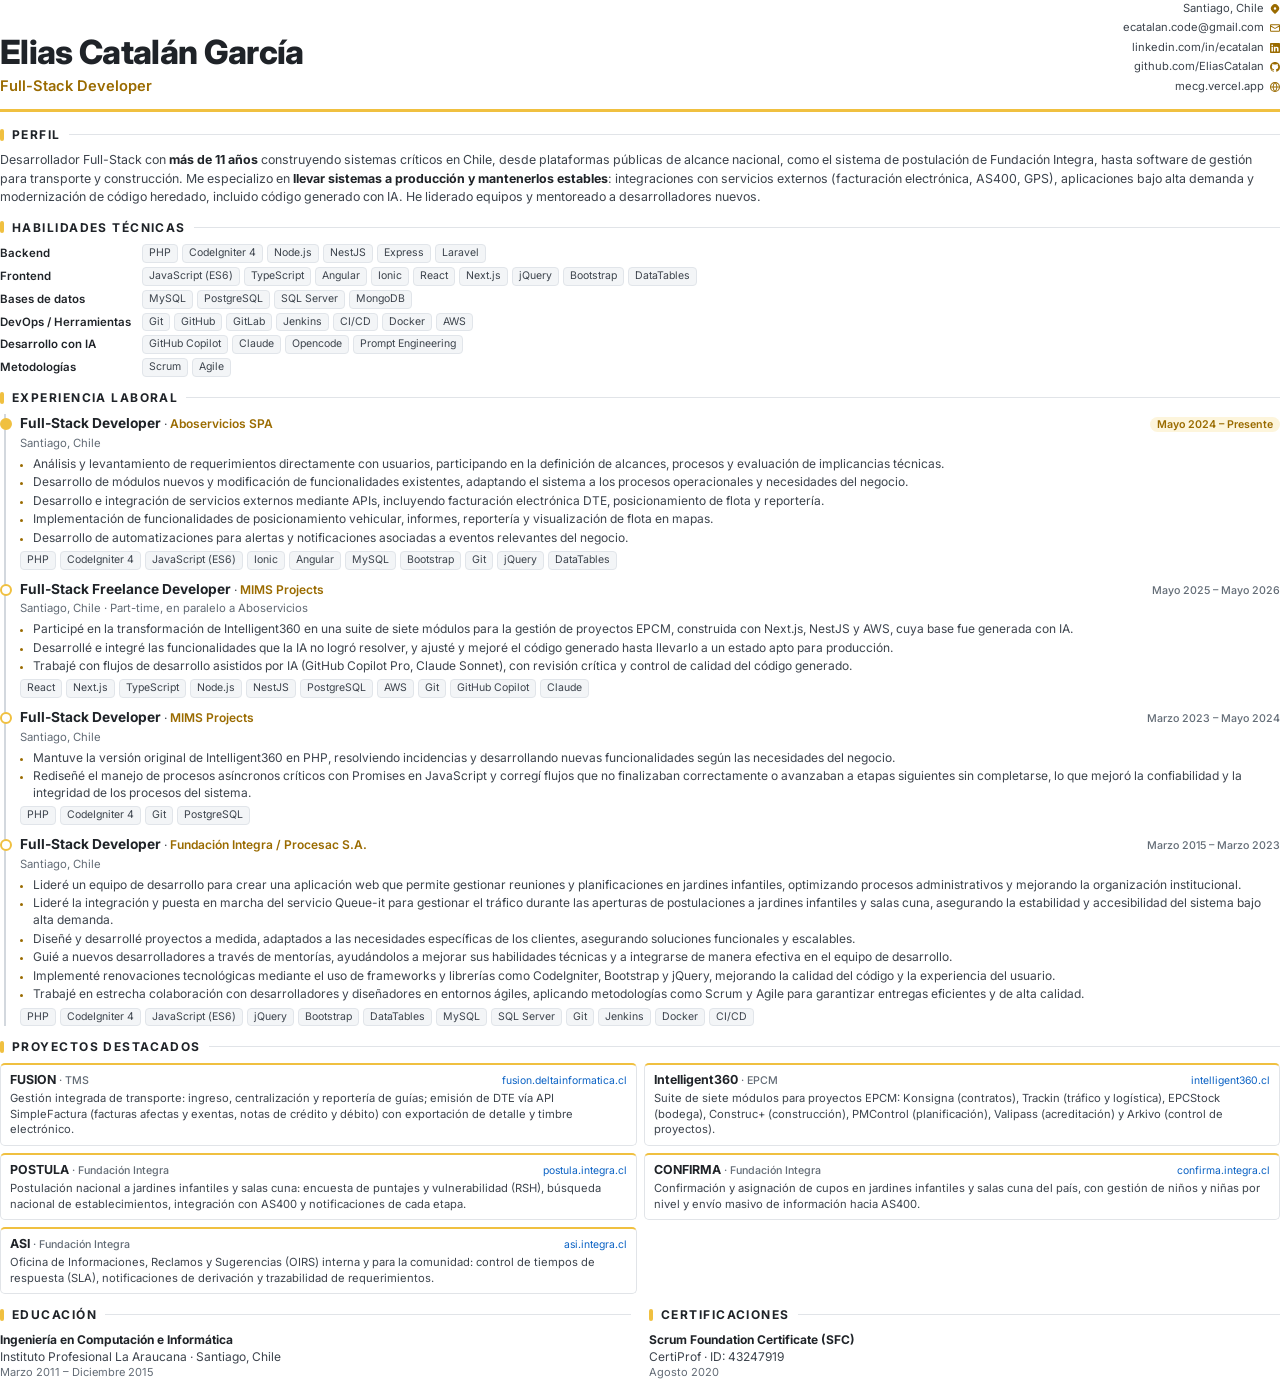
<file: tools/cv.html>
<!DOCTYPE html>
<!--
  Plantilla del CV en PDF (A4). El contenido se mantiene a mano en sincronía con index.html.
  Para regenerar cv/Elias-Catalan-Garcia-CV.pdf desde la raíz del proyecto (PowerShell):
    & "${env:ProgramFiles(x86)}\Microsoft\Edge\Application\msedge.exe" --headless=new --disable-gpu `
      --user-data-dir="$env:TEMP\cv-edge-profile" --no-pdf-header-footer --virtual-time-budget=8000 `
      --print-to-pdf="$PWD\cv\Elias-Catalan-Garcia-CV.pdf" "$PWD\tools\cv.html"
-->
<html lang="es">
<head>
<meta charset="UTF-8">
<title>Elias Catalán García - CV</title>
<link href="https://fonts.googleapis.com/css2?family=Inter:wght@400;500;600;700;800&display=block" rel="stylesheet">
<style>
    @page { size: A4; margin: 12mm 14mm 11mm; }

    :root {
        --ink: #1f2328;
        --ink-soft: #3d444d;
        --muted: #636c76;
        --accent: #9a6b00;
        --accent-strong: #f0c040;
        --accent-tint: #fdf5dc;
        --rule: #e1e4e8;
        --chip-bg: #f3f5f7;
        --chip-border: #e1e5ea;
        --link: #0b62c4;
    }

    * { margin: 0; padding: 0; box-sizing: border-box; }

    body {
        font-family: 'Inter', 'Segoe UI', Arial, sans-serif;
        font-size: 9pt;
        line-height: 1.42;
        color: var(--ink-soft);
        -webkit-print-color-adjust: exact;
        print-color-adjust: exact;
    }

    a { color: var(--link); text-decoration: none; }
    strong { color: var(--ink); }

    /* ---------- Encabezado ---------- */
    header {
        display: flex;
        justify-content: space-between;
        align-items: flex-end;
        gap: 24px;
        padding-bottom: 12px;
        margin-bottom: 14px;
        border-bottom: 3px solid var(--accent-strong);
    }
    h1 {
        font-size: 25pt;
        font-weight: 800;
        letter-spacing: -0.02em;
        line-height: 1.05;
        color: var(--ink);
    }
    .role {
        display: inline-block;
        margin-top: 6px;
        font-size: 11pt;
        font-weight: 600;
        color: var(--accent);
    }
    .contact { list-style: none; font-size: 8.4pt; text-align: right; }
    .contact li { display: flex; align-items: center; justify-content: flex-end; gap: 6px; line-height: 1.6; }
    .contact svg { width: 10px; height: 10px; fill: var(--accent); flex-shrink: 0; }
    .contact a, .contact span { color: var(--ink-soft); }

    /* ---------- Secciones ---------- */
    section { margin-bottom: 12px; }
    h2 {
        display: flex;
        align-items: center;
        gap: 8px;
        font-size: 9pt;
        font-weight: 700;
        text-transform: uppercase;
        letter-spacing: 0.12em;
        color: var(--ink);
        margin-bottom: 8px;
        break-after: avoid;
    }
    h2::before {
        content: "";
        width: 4px;
        height: 12px;
        border-radius: 2px;
        background: var(--accent-strong);
    }
    h2::after {
        content: "";
        flex: 1;
        height: 1px;
        background: var(--rule);
    }

    .summary { font-size: 9.3pt; line-height: 1.5; color: var(--ink-soft); }

    /* ---------- Chips (texto real, legible por ATS) ---------- */
    .chips { display: flex; flex-wrap: wrap; gap: 3px 4px; }
    .chip {
        display: inline-block;
        padding: 0 6px;
        font-size: 7.9pt;
        line-height: 1.6;
        color: var(--ink-soft);
        background: var(--chip-bg);
        border: 1px solid var(--chip-border);
        border-radius: 4px;
        white-space: nowrap;
    }

    /* ---------- Habilidades ---------- */
    .skills { display: grid; grid-template-columns: 142px 1fr; row-gap: 4px; align-items: start; }
    .skills dt { font-weight: 600; color: var(--ink); font-size: 8.6pt; padding-top: 1px; }

    /* ---------- Experiencia (línea de tiempo) ---------- */
    .timeline { border-left: 2px solid #d3d8de; margin-left: 4px; padding-left: 14px; }
    .job { position: relative; margin-bottom: 10px; break-inside: avoid; }
    .job:last-child { margin-bottom: 0; }
    .job::before {
        content: "";
        position: absolute;
        left: -20px;
        top: 4px;
        width: 8px;
        height: 8px;
        border-radius: 50%;
        background: #fff;
        border: 2px solid var(--accent-strong);
    }
    .job.current::before { background: var(--accent-strong); }
    .job-head { display: flex; justify-content: space-between; align-items: baseline; gap: 12px; }
    .job-title { font-size: 10.3pt; font-weight: 700; color: var(--ink); }
    .job-company { font-weight: 600; color: var(--accent); }
    .job-meta { color: var(--muted); font-size: 8.5pt; margin: 1px 0 4px; }
    .date {
        flex-shrink: 0;
        font-size: 8pt;
        font-weight: 500;
        color: var(--muted);
        white-space: nowrap;
    }
    .job.current .date {
        color: var(--accent);
        background: var(--accent-tint);
        padding: 0 7px;
        border-radius: 10px;
        font-weight: 600;
    }
    ul { padding-left: 13px; }
    li { margin-bottom: 1.5px; }
    li::marker { color: var(--accent); font-size: 0.85em; }
    .job .chips { margin-top: 5px; }

    /* ---------- Proyectos ---------- */
    .projects { display: grid; grid-template-columns: 1fr 1fr; gap: 7px; }
    .project {
        border: 1px solid var(--rule);
        border-top: 2px solid var(--accent-strong);
        border-radius: 5px;
        padding: 6px 9px 7px;
        break-inside: avoid;
    }
    .project-head { display: flex; justify-content: space-between; align-items: baseline; gap: 8px; margin-bottom: 2px; }
    .project-name { font-weight: 700; color: var(--ink); font-size: 9.3pt; }
    .project-name small { font-weight: 500; color: var(--muted); font-size: 8pt; }
    .project a { font-size: 7.8pt; white-space: nowrap; }
    .project p { font-size: 8.4pt; line-height: 1.4; }

    /* ---------- Educación y certificaciones ---------- */
    .two-col { display: grid; grid-template-columns: 1fr 1fr; gap: 18px; break-inside: avoid; }
    .two-col section { margin-bottom: 0; }
    .edu-title { font-weight: 700; color: var(--ink); }
    .edu-inst { color: var(--ink-soft); }
    .edu-date { color: var(--muted); font-size: 8.3pt; }
</style>
</head>
<body>

<header>
    <div>
        <h1>Elias Catalán García</h1>
        <p class="role">Full-Stack Developer</p>
    </div>
    <ul class="contact">
        <li><span>Santiago, Chile</span>
            <svg viewBox="0 0 16 16" aria-hidden="true"><path d="m12.596 11.596-3.535 3.536a1.5 1.5 0 0 1-2.122 0l-3.535-3.536a6.5 6.5 0 1 1 9.192-9.193 6.5 6.5 0 0 1 0 9.193ZM8 9a2 2 0 1 0 0-4 2 2 0 0 0 0 4Z"/></svg></li>
        <li><a href="mailto:ecatalan.code@gmail.com">ecatalan.code@gmail.com</a>
            <svg viewBox="0 0 16 16" aria-hidden="true"><path d="M1.75 2h12.5c.966 0 1.75.784 1.75 1.75v8.5A1.75 1.75 0 0 1 14.25 14H1.75A1.75 1.75 0 0 1 0 12.25v-8.5C0 2.784.784 2 1.75 2ZM1.5 5.809v6.442c0 .138.112.25.25.25h12.5a.25.25 0 0 0 .25-.25V5.809L8.38 9.397a.75.75 0 0 1-.76 0Zm13-1.739v-.32a.25.25 0 0 0-.25-.25H1.75a.25.25 0 0 0-.25.25v.32L8 7.88Z"/></svg></li>
        <li><a href="https://www.linkedin.com/in/ecatalan">linkedin.com/in/ecatalan</a>
            <svg viewBox="0 0 24 24" aria-hidden="true"><path d="M20.447 20.452h-3.554v-5.569c0-1.328-.027-3.037-1.852-3.037-1.853 0-2.136 1.445-2.136 2.939v5.667H9.351V9h3.414v1.561h.046c.477-.739 1.637-1.85 3.37-1.85 3.601 0 4.267 2.37 4.267 4.892v4.892zM5.337 7.433a2.062 2.062 0 1 1 0-4.125 2.062 2.062 0 0 1 0 4.125zm1.782 13.019H3.555V9h3.564v11.452zM22.225 0H1.771C.792 0 0 .774 0 1.729v20.542C0 23.227.792 24 1.771 24h20.451C23.2 24 24 23.227 24 22.271V1.729C24 .774 23.2 0 22.222 0h.003z"/></svg></li>
        <li><a href="https://github.com/EliasCatalan">github.com/EliasCatalan</a>
            <svg viewBox="0 0 16 16" aria-hidden="true"><path d="M8 0c4.42 0 8 3.58 8 8a8.013 8.013 0 0 1-5.45 7.59c-.4.08-.55-.17-.55-.38 0-.27.01-1.13.01-2.2 0-.75-.25-1.23-.54-1.48 1.78-.2 3.65-.88 3.65-3.95 0-.88-.31-1.59-.82-2.15.08-.2.36-1.02-.08-2.12 0 0-.67-.22-2.2.82-.64-.18-1.32-.27-2-.27-.68 0-1.36.09-2 .27-1.53-1.03-2.2-.82-2.2-.82-.44 1.1-.16 1.92-.08 2.12-.51.56-.82 1.28-.82 2.15 0 3.06 1.86 3.75 3.64 3.95-.23.2-.44.55-.51 1.07-.46.21-1.61.55-2.33-.66-.15-.24-.6-.83-1.23-.82-.67.01-.27.38.01.53.34.19.73.9.82 1.13.16.45.68 1.31 2.69.94 0 .67.01 1.3.01 1.49 0 .21-.15.45-.55.38A7.995 7.995 0 0 1 0 8c0-4.42 3.58-8 8-8Z"/></svg></li>
        <li><a href="https://mecg.vercel.app/">mecg.vercel.app</a>
            <svg viewBox="0 0 16 16" aria-hidden="true"><path d="M8 0a8 8 0 1 1 0 16A8 8 0 0 1 8 0ZM5.78 8.75a9.64 9.64 0 0 0 1.363 4.177c.255.426.542.832.857 1.215.245-.296.551-.705.857-1.215A9.64 9.64 0 0 0 10.22 8.75Zm4.44-1.5a9.64 9.64 0 0 0-1.363-4.177c-.307-.51-.612-.919-.857-1.215a9.927 9.927 0 0 0-.857 1.215A9.64 9.64 0 0 0 5.78 7.25Zm-5.944 1.5H1.543a6.507 6.507 0 0 0 4.666 5.5c-.123-.181-.24-.365-.352-.552-.715-1.192-1.437-2.874-1.581-4.948Zm-2.733-1.5h2.733c.144-2.074.866-3.756 1.58-4.948.12-.197.237-.381.353-.552a6.507 6.507 0 0 0-4.666 5.5Zm10.181 1.5c-.144 2.074-.866 3.756-1.58 4.948-.12.197-.237.381-.353.552a6.507 6.507 0 0 0 4.666-5.5Zm2.733-1.5a6.507 6.507 0 0 0-4.666-5.5c.123.181.24.365.353.552.714 1.192 1.436 2.874 1.58 4.948Z"/></svg></li>
    </ul>
</header>

<section>
    <h2>Perfil</h2>
    <p class="summary">
        Desarrollador Full-Stack con <strong>más de 11 años</strong> construyendo sistemas críticos en Chile, desde plataformas públicas de
        alcance nacional, como el sistema de postulación de Fundación Integra, hasta software de gestión para transporte y construcción.
        Me especializo en <strong>llevar sistemas a producción y mantenerlos estables</strong>: integraciones con servicios externos
        (facturación electrónica, AS400, GPS), aplicaciones bajo alta demanda y modernización de código heredado, incluido código generado
        con IA. He liderado equipos y mentoreado a desarrolladores nuevos.
    </p>
</section>

<section>
    <h2>Habilidades técnicas</h2>
    <dl class="skills">
        <dt>Backend</dt>
        <dd class="chips"><span class="chip">PHP</span> <span class="chip">CodeIgniter 4</span> <span class="chip">Node.js</span> <span class="chip">NestJS</span> <span class="chip">Express</span> <span class="chip">Laravel</span></dd>
        <dt>Frontend</dt>
        <dd class="chips"><span class="chip">JavaScript (ES6)</span> <span class="chip">TypeScript</span> <span class="chip">Angular</span> <span class="chip">Ionic</span> <span class="chip">React</span> <span class="chip">Next.js</span> <span class="chip">jQuery</span> <span class="chip">Bootstrap</span> <span class="chip">DataTables</span></dd>
        <dt>Bases de datos</dt>
        <dd class="chips"><span class="chip">MySQL</span> <span class="chip">PostgreSQL</span> <span class="chip">SQL Server</span> <span class="chip">MongoDB</span></dd>
        <dt>DevOps / Herramientas</dt>
        <dd class="chips"><span class="chip">Git</span> <span class="chip">GitHub</span> <span class="chip">GitLab</span> <span class="chip">Jenkins</span> <span class="chip">CI/CD</span> <span class="chip">Docker</span> <span class="chip">AWS</span></dd>
        <dt>Desarrollo con IA</dt>
        <dd class="chips"><span class="chip">GitHub Copilot</span> <span class="chip">Claude</span> <span class="chip">Opencode</span> <span class="chip">Prompt Engineering</span></dd>
        <dt>Metodologías</dt>
        <dd class="chips"><span class="chip">Scrum</span> <span class="chip">Agile</span></dd>
    </dl>
</section>

<section>
    <h2>Experiencia laboral</h2>
    <div class="timeline">

        <div class="job current">
            <div class="job-head">
                <p><span class="job-title">Full-Stack Developer</span> · <span class="job-company">Aboservicios SPA</span></p>
                <span class="date">Mayo 2024 – Presente</span>
            </div>
            <p class="job-meta">Santiago, Chile</p>
            <ul>
                <li>Análisis y levantamiento de requerimientos directamente con usuarios, participando en la definición de alcances, procesos y evaluación de implicancias técnicas.</li>
                <li>Desarrollo de módulos nuevos y modificación de funcionalidades existentes, adaptando el sistema a los procesos operacionales y necesidades del negocio.</li>
                <li>Desarrollo e integración de servicios externos mediante APIs, incluyendo facturación electrónica DTE, posicionamiento de flota y reportería.</li>
                <li>Implementación de funcionalidades de posicionamiento vehicular, informes, reportería y visualización de flota en mapas.</li>
                <li>Desarrollo de automatizaciones para alertas y notificaciones asociadas a eventos relevantes del negocio.</li>
            </ul>
            <div class="chips"><span class="chip">PHP</span> <span class="chip">CodeIgniter 4</span> <span class="chip">JavaScript (ES6)</span> <span class="chip">Ionic</span> <span class="chip">Angular</span> <span class="chip">MySQL</span> <span class="chip">Bootstrap</span> <span class="chip">Git</span> <span class="chip">jQuery</span> <span class="chip">DataTables</span></div>
        </div>

        <div class="job">
            <div class="job-head">
                <p><span class="job-title">Full-Stack Freelance Developer</span> · <span class="job-company">MIMS Projects</span></p>
                <span class="date">Mayo 2025 – Mayo 2026</span>
            </div>
            <p class="job-meta">Santiago, Chile · Part-time, en paralelo a Aboservicios</p>
            <ul>
                <li>Participé en la transformación de Intelligent360 en una suite de siete módulos para la gestión de proyectos EPCM, construida con Next.js, NestJS y AWS, cuya base fue generada con IA.</li>
                <li>Desarrollé e integré las funcionalidades que la IA no logró resolver, y ajusté y mejoré el código generado hasta llevarlo a un estado apto para producción.</li>
                <li>Trabajé con flujos de desarrollo asistidos por IA (GitHub Copilot Pro, Claude Sonnet), con revisión crítica y control de calidad del código generado.</li>
            </ul>
            <div class="chips"><span class="chip">React</span> <span class="chip">Next.js</span> <span class="chip">TypeScript</span> <span class="chip">Node.js</span> <span class="chip">NestJS</span> <span class="chip">PostgreSQL</span> <span class="chip">AWS</span> <span class="chip">Git</span> <span class="chip">GitHub Copilot</span> <span class="chip">Claude</span></div>
        </div>

        <div class="job">
            <div class="job-head">
                <p><span class="job-title">Full-Stack Developer</span> · <span class="job-company">MIMS Projects</span></p>
                <span class="date">Marzo 2023 – Mayo 2024</span>
            </div>
            <p class="job-meta">Santiago, Chile</p>
            <ul>
                <li>Mantuve la versión original de Intelligent360 en PHP, resolviendo incidencias y desarrollando nuevas funcionalidades según las necesidades del negocio.</li>
                <li>Rediseñé el manejo de procesos asíncronos críticos con Promises en JavaScript y corregí flujos que no finalizaban correctamente o avanzaban a etapas siguientes sin completarse, lo que mejoró la confiabilidad y la integridad de los procesos del sistema.</li>
            </ul>
            <div class="chips"><span class="chip">PHP</span> <span class="chip">CodeIgniter 4</span> <span class="chip">Git</span> <span class="chip">PostgreSQL</span></div>
        </div>

        <div class="job">
            <div class="job-head">
                <p><span class="job-title">Full-Stack Developer</span> · <span class="job-company">Fundación Integra / Procesac S.A.</span></p>
                <span class="date">Marzo 2015 – Marzo 2023</span>
            </div>
            <p class="job-meta">Santiago, Chile</p>
            <ul>
                <li>Lideré un equipo de desarrollo para crear una aplicación web que permite gestionar reuniones y planificaciones en jardines infantiles, optimizando procesos administrativos y mejorando la organización institucional.</li>
                <li>Lideré la integración y puesta en marcha del servicio Queue-it para gestionar el tráfico durante las aperturas de postulaciones a jardines infantiles y salas cuna, asegurando la estabilidad y accesibilidad del sistema bajo alta demanda.</li>
                <li>Diseñé y desarrollé proyectos a medida, adaptados a las necesidades específicas de los clientes, asegurando soluciones funcionales y escalables.</li>
                <li>Guié a nuevos desarrolladores a través de mentorías, ayudándolos a mejorar sus habilidades técnicas y a integrarse de manera efectiva en el equipo de desarrollo.</li>
                <li>Implementé renovaciones tecnológicas mediante el uso de frameworks y librerías como CodeIgniter, Bootstrap y jQuery, mejorando la calidad del código y la experiencia del usuario.</li>
                <li>Trabajé en estrecha colaboración con desarrolladores y diseñadores en entornos ágiles, aplicando metodologías como Scrum y Agile para garantizar entregas eficientes y de alta calidad.</li>
            </ul>
            <div class="chips"><span class="chip">PHP</span> <span class="chip">CodeIgniter 4</span> <span class="chip">JavaScript (ES6)</span> <span class="chip">jQuery</span> <span class="chip">Bootstrap</span> <span class="chip">DataTables</span> <span class="chip">MySQL</span> <span class="chip">SQL Server</span> <span class="chip">Git</span> <span class="chip">Jenkins</span> <span class="chip">Docker</span> <span class="chip">CI/CD</span></div>
        </div>

    </div>
</section>

<section>
    <h2>Proyectos destacados</h2>
    <div class="projects">
        <div class="project">
            <div class="project-head">
                <span class="project-name">FUSION <small>· TMS</small></span>
                <a href="https://fusion.deltainformatica.cl/">fusion.deltainformatica.cl</a>
            </div>
            <p>Gestión integrada de transporte: ingreso, centralización y reportería de guías; emisión de DTE vía API SimpleFactura (facturas afectas y exentas, notas de crédito y débito) con exportación de detalle y timbre electrónico.</p>
        </div>

        <div class="project">
            <div class="project-head">
                <span class="project-name">Intelligent360 <small>· EPCM</small></span>
                <a href="https://intelligent360.cl/">intelligent360.cl</a>
            </div>
            <p>Suite de siete módulos para proyectos EPCM: Konsigna (contratos), Trackin (tráfico y logística), EPCStock (bodega), Construc+ (construcción), PMControl (planificación), Valipass (acreditación) y Arkivo (control de proyectos).</p>
        </div>

        <div class="project">
            <div class="project-head">
                <span class="project-name">POSTULA <small>· Fundación Integra</small></span>
                <a href="https://postula.integra.cl/">postula.integra.cl</a>
            </div>
            <p>Postulación nacional a jardines infantiles y salas cuna: encuesta de puntajes y vulnerabilidad (RSH), búsqueda nacional de establecimientos, integración con AS400 y notificaciones de cada etapa.</p>
        </div>

        <div class="project">
            <div class="project-head">
                <span class="project-name">CONFIRMA <small>· Fundación Integra</small></span>
                <a href="https://confirma.integra.cl/">confirma.integra.cl</a>
            </div>
            <p>Confirmación y asignación de cupos en jardines infantiles y salas cuna del país, con gestión de niños y niñas por nivel y envío masivo de información hacia AS400.</p>
        </div>

        <div class="project">
            <div class="project-head">
                <span class="project-name">ASI <small>· Fundación Integra</small></span>
                <a href="https://asi.integra.cl/">asi.integra.cl</a>
            </div>
            <p>Oficina de Informaciones, Reclamos y Sugerencias (OIRS) interna y para la comunidad: control de tiempos de respuesta (SLA), notificaciones de derivación y trazabilidad de requerimientos.</p>
        </div>
    </div>
</section>

<div class="two-col">
    <section>
        <h2>Educación</h2>
        <p class="edu-title">Ingeniería en Computación e Informática</p>
        <p class="edu-inst">Instituto Profesional La Araucana · Santiago, Chile</p>
        <p class="edu-date">Marzo 2011 – Diciembre 2015</p>
    </section>
    <section>
        <h2>Certificaciones</h2>
        <p class="edu-title">Scrum Foundation Certificate (SFC)</p>
        <p class="edu-inst">CertiProf · ID: 43247919</p>
        <p class="edu-date">Agosto 2020</p>
    </section>
</div>

</body>
</html>
</file>
